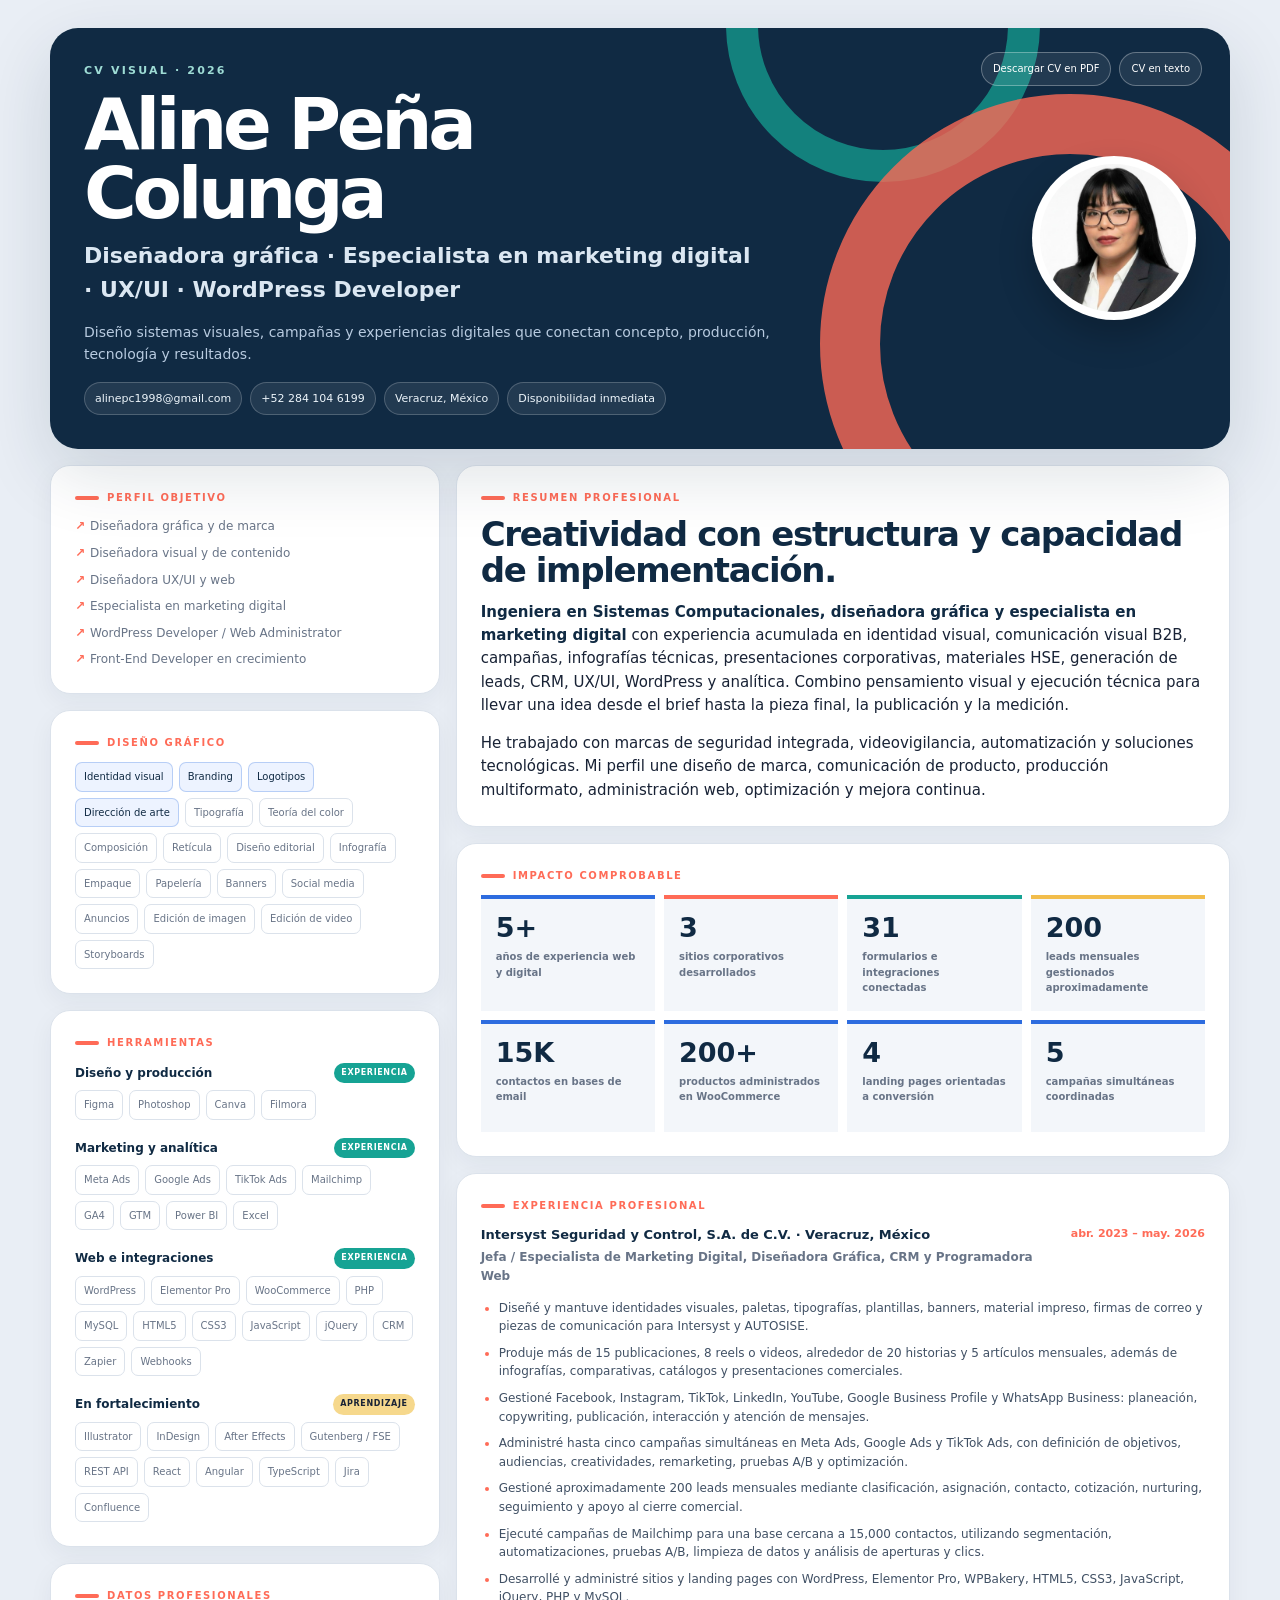
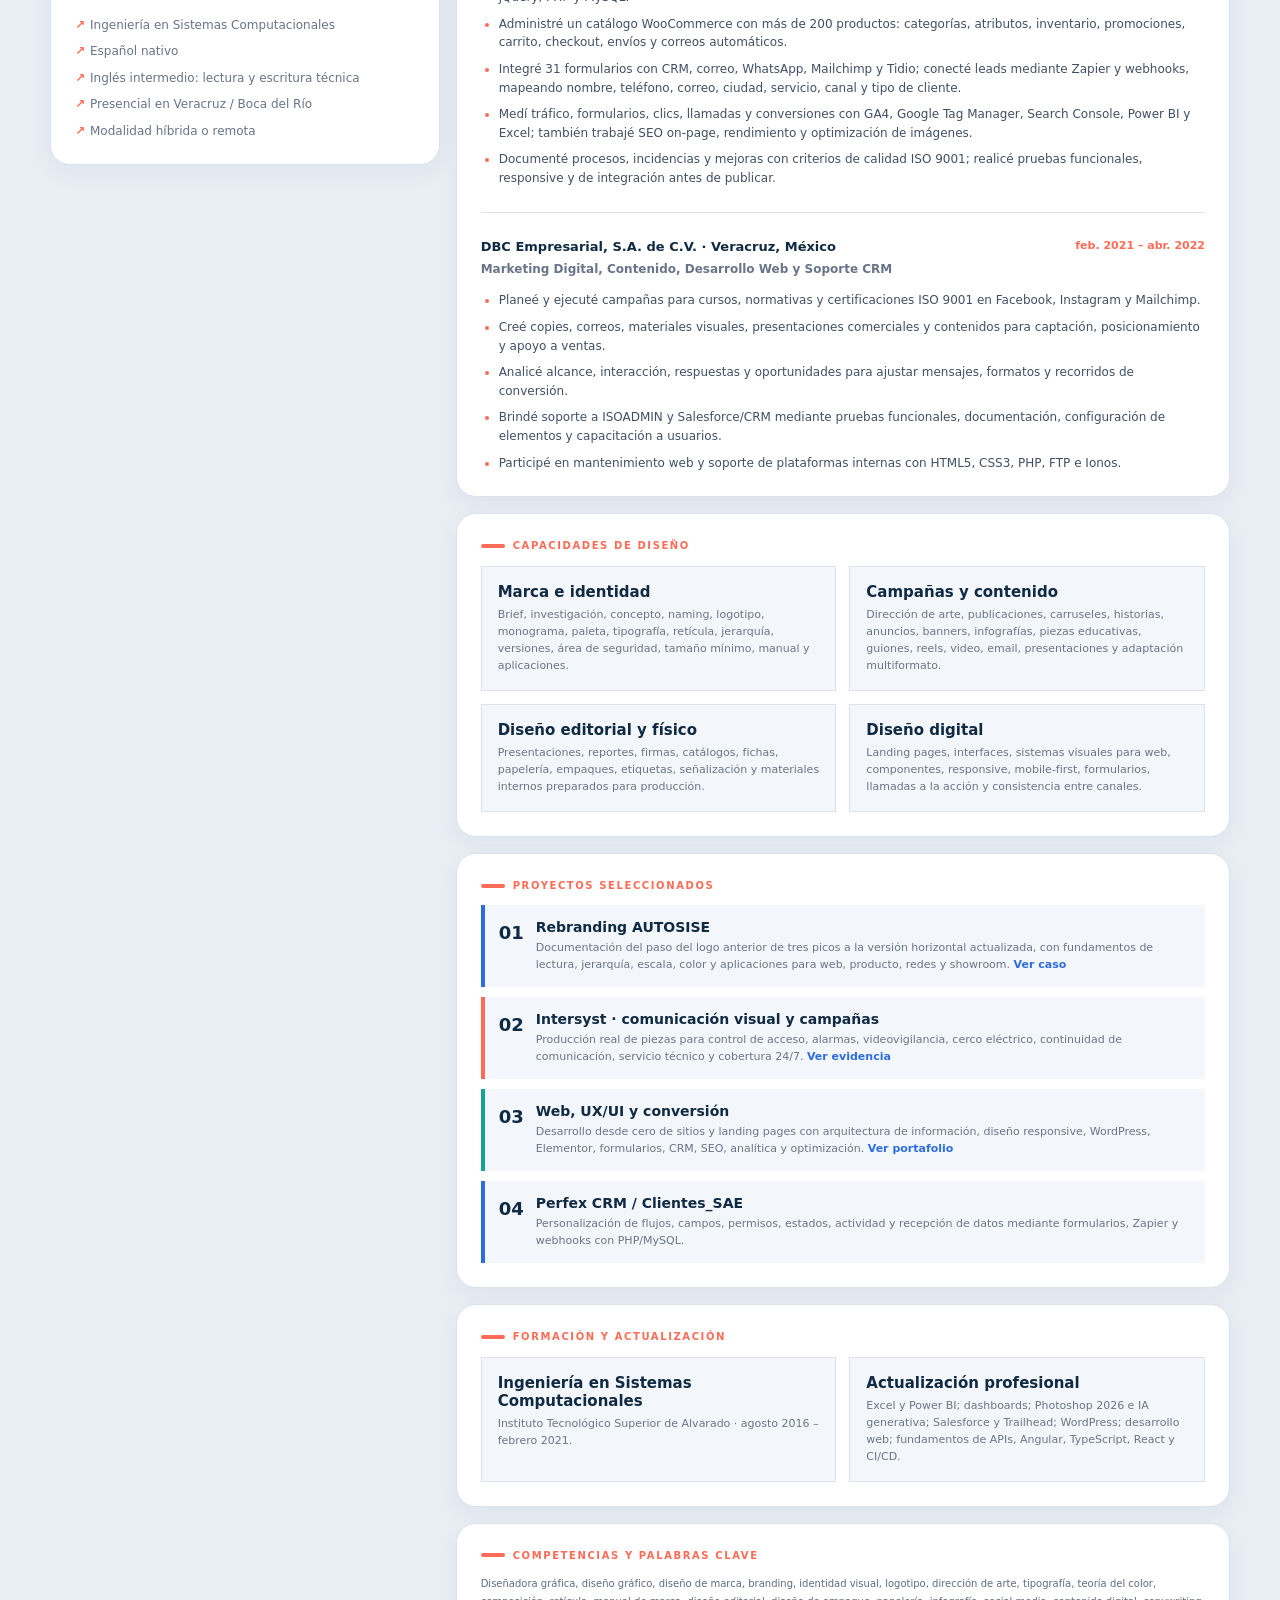
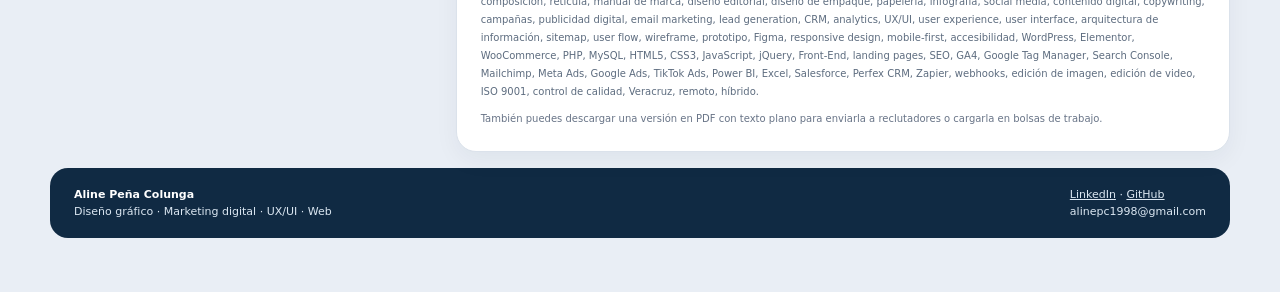
<file: evidence/ats-profile.html>
<!doctype html>
<html lang="es">
  <head>
    <meta charset="UTF-8" />
    <meta name="viewport" content="width=device-width, initial-scale=1" />
    <meta name="description" content="CV visual de Aline Peña Colunga: diseño gráfico, marketing digital, UX/UI, WordPress, PHP, CRM y analítica." />
    <meta name="keywords" content="diseñadora gráfica, diseño de marca, branding, identidad visual, UX/UI, Figma, Photoshop, marketing digital, CRM, WordPress, PHP, HTML5, CSS3, JavaScript, WooCommerce, SEO, GA4, Power BI" />
    <title>Aline Peña Colunga — CV | Diseño gráfico, marketing digital y web</title>
    <style>
      :root {
        --ink: #182235;
        --navy: #102a43;
        --blue: #2d6cdf;
        --coral: #ff6b57;
        --mint: #16a394;
        --yellow: #f2bd4b;
        --muted: #687487;
        --line: #dbe2eb;
        --paper: #ffffff;
        --soft: #f3f6fa;
        --shadow: 0 24px 70px rgba(16, 42, 67, .14);
      }

      * { box-sizing: border-box; }
      html { scroll-behavior: smooth; }
      body { margin: 0; color: var(--ink); background: #e9eef5; font-family: Inter, ui-sans-serif, system-ui, -apple-system, BlinkMacSystemFont, "Segoe UI", sans-serif; line-height: 1.55; }
      a { color: inherit; }
      .cv-shell { width: min(1180px, calc(100% - 34px)); margin: 28px auto 54px; }
      .cv-header { position: relative; display: grid; grid-template-columns: 1fr auto; gap: 28px; align-items: center; overflow: hidden; padding: 34px; border-radius: 28px; color: #fff; background: var(--navy); box-shadow: var(--shadow); }
      .cv-header::after { content: ""; position: absolute; right: -90px; bottom: -145px; width: 380px; height: 380px; border: 60px solid rgba(255, 107, 87, .78); border-radius: 50%; }
      .cv-header::before { content: ""; position: absolute; top: -160px; right: 190px; width: 250px; height: 250px; border: 32px solid rgba(22, 163, 148, .72); border-radius: 50%; }
      .header-copy, .profile-photo, .header-tools { position: relative; z-index: 1; }
      .header-copy { display: grid; gap: 11px; }
      .overline { margin: 0; color: #9edcd5; font-size: 11px; font-weight: 800; letter-spacing: .2em; text-transform: uppercase; }
      h1, h2, h3, p { margin-top: 0; }
      h1 { max-width: 690px; margin-bottom: 0; font-size: clamp(38px, 6vw, 72px); line-height: .96; letter-spacing: -.06em; }
      .role-line { max-width: 680px; margin: 0; color: #dbe7f2; font-size: clamp(16px, 2vw, 22px); font-weight: 700; }
      .header-note { max-width: 690px; margin: 4px 0 0; color: #b8cbe0; font-size: 14px; }
      .contact-row { display: flex; flex-wrap: wrap; gap: 8px; margin-top: 5px; }
      .contact-row a, .contact-row span { padding: 7px 10px; border: 1px solid rgba(255,255,255,.2); border-radius: 999px; color: #edf5fb; background: rgba(255,255,255,.08); font-size: 11px; text-decoration: none; }
      .profile-photo { width: 164px; height: 164px; padding: 7px; border: 1px solid rgba(255,255,255,.5); border-radius: 50%; background: #fff; box-shadow: 0 16px 34px rgba(0,0,0,.22); }
      .profile-photo img { display: block; width: 100%; height: 100%; border-radius: 50%; object-fit: cover; object-position: center 27%; }
      .header-tools { position: absolute; right: 28px; top: 24px; display: flex; gap: 8px; }
      .header-tools a, .header-tools button { border: 1px solid rgba(255,255,255,.3); border-radius: 999px; padding: 8px 11px; color: #fff; background: rgba(255,255,255,.08); font: inherit; font-size: 10px; text-decoration: none; cursor: pointer; }
      .cv-grid { display: grid; grid-template-columns: .78fr 1.55fr; gap: 16px; margin-top: 16px; }
      .sidebar, .main-column { display: grid; align-content: start; gap: 16px; min-width: 0; }
      .card { padding: 24px; border: 1px solid var(--line); border-radius: 20px; background: var(--paper); box-shadow: 0 8px 24px rgba(16,42,67,.05); }
      .section-label { display: flex; align-items: center; gap: 8px; margin-bottom: 12px; color: var(--coral); font-size: 10px; font-weight: 900; letter-spacing: .16em; text-transform: uppercase; }
      .section-label::before { content: ""; width: 24px; height: 4px; border-radius: 99px; background: var(--coral); }
      h2 { margin-bottom: 12px; color: var(--navy); font-size: clamp(24px, 3vw, 34px); line-height: 1.05; letter-spacing: -.04em; }
      h3 { margin-bottom: 5px; color: var(--navy); font-size: 18px; line-height: 1.2; }
      .card p:last-child { margin-bottom: 0; }
      .summary { font-size: 15px; }
      .summary strong { color: var(--navy); }
      .metric-grid { display: grid; grid-template-columns: repeat(4, 1fr); gap: 9px; }
      .metric { min-height: 112px; padding: 15px; border-top: 4px solid var(--blue); background: var(--soft); }
      .metric:nth-child(2) { border-color: var(--coral); }
      .metric:nth-child(3) { border-color: var(--mint); }
      .metric:nth-child(4) { border-color: var(--yellow); }
      .metric strong { display: block; color: var(--navy); font-size: 27px; line-height: 1; }
      .metric span { display: block; margin-top: 8px; color: var(--muted); font-size: 10px; font-weight: 700; }
      .stack-group + .stack-group { margin-top: 18px; }
      .stack-title { display: flex; justify-content: space-between; gap: 10px; align-items: center; margin-bottom: 7px; color: var(--navy); font-size: 12px; font-weight: 850; }
      .status { padding: 4px 7px; border-radius: 99px; color: #fff; background: var(--mint); font-size: 8px; letter-spacing: .08em; text-transform: uppercase; }
      .status.learning { color: var(--ink); background: #f6d88c; }
      .tags { display: flex; flex-wrap: wrap; gap: 6px; }
      .tag { padding: 6px 8px; border: 1px solid var(--line); border-radius: 7px; color: var(--muted); background: #fff; font-size: 10px; }
      .tag.key { border-color: rgba(45,108,223,.28); color: var(--navy); background: #edf3ff; }
      .fact-list { display: grid; gap: 8px; margin: 0; padding: 0; list-style: none; }
      .fact-list li { padding-left: 15px; color: var(--muted); font-size: 12px; }
      .fact-list li::before { content: "↗"; display: inline-block; width: 15px; margin-left: -15px; color: var(--coral); font-weight: 900; }
      .experience + .experience { margin-top: 24px; padding-top: 24px; border-top: 1px solid var(--line); }
      .experience-head { display: flex; justify-content: space-between; gap: 18px; align-items: flex-start; }
      .company { color: var(--navy); font-size: 13px; font-weight: 850; }
      .date { flex: 0 0 auto; color: var(--coral); font-size: 11px; font-weight: 800; text-align: right; }
      .job-title { margin: 3px 0 13px; color: var(--muted); font-size: 12px; font-weight: 700; }
      .bullet-list { display: grid; gap: 8px; margin: 0; padding-left: 18px; color: #405064; font-size: 12px; }
      .bullet-list li::marker { color: var(--coral); }
      .two-column { display: grid; grid-template-columns: 1fr 1fr; gap: 13px; }
      .mini-block { padding: 16px; border: 1px solid var(--line); background: var(--soft); }
      .mini-block h3 { font-size: 15px; }
      .mini-block p { margin-bottom: 0; color: var(--muted); font-size: 11px; }
      .project-list { display: grid; gap: 10px; }
      .project { display: grid; grid-template-columns: auto 1fr; gap: 12px; padding: 14px; border-left: 4px solid var(--blue); background: var(--soft); }
      .project:nth-child(2) { border-color: var(--coral); }
      .project:nth-child(3) { border-color: var(--mint); }
      .project-index { color: var(--navy); font-size: 18px; font-weight: 900; }
      .project h3 { margin-bottom: 3px; font-size: 14px; }
      .project p { margin-bottom: 0; color: var(--muted); font-size: 11px; }
      .project a { color: var(--blue); font-weight: 800; text-decoration: none; }
      .cv-footer { display: flex; justify-content: space-between; gap: 18px; margin-top: 16px; padding: 18px 24px; border-radius: 18px; color: #dbe7f2; background: var(--navy); font-size: 11px; }
      .cv-footer strong { color: #fff; }
      .keyword-bank { color: #5d6c7f; font-size: 10px; line-height: 1.8; }
      .print-note { color: var(--muted); font-size: 10px; }

      @media (max-width: 900px) {
        .cv-header { grid-template-columns: 1fr; padding: 28px; }
        .profile-photo { width: 126px; height: 126px; }
        .header-tools { position: relative; right: auto; top: auto; }
        .cv-grid { grid-template-columns: 1fr; }
        .sidebar { order: 2; }
        .main-column { order: 1; }
      }
      @media (max-width: 600px) {
        .cv-shell { width: min(100% - 20px, 560px); margin-top: 10px; }
        .cv-header, .card { padding: 20px; border-radius: 16px; }
        h1 { font-size: 45px; }
        .metric-grid, .two-column { grid-template-columns: 1fr 1fr; }
        .experience-head { display: grid; gap: 3px; }
        .date { text-align: left; }
        .cv-footer { display: grid; }
      }
      @media print {
        body { background: #fff; }
        .cv-shell { width: 100%; margin: 0; }
        .cv-header, .card, .cv-footer { box-shadow: none; }
        .cv-header { border-radius: 0; }
        .card { break-inside: avoid; }
        .header-tools { display: none; }
        a { text-decoration: none; }
      }
    </style>
  </head>
  <body>
    <div class="cv-shell">
      <header class="cv-header">
        <div class="header-copy">
          <p class="overline">CV visual · 2026</p>
          <h1>Aline Peña Colunga</h1>
          <p class="role-line">Diseñadora gráfica · Especialista en marketing digital · UX/UI · WordPress Developer</p>
          <p class="header-note">Diseño sistemas visuales, campañas y experiencias digitales que conectan concepto, producción, tecnología y resultados.</p>
          <div class="contact-row" aria-label="Datos de contacto">
            <a href="mailto:alinepc1998@gmail.com">alinepc1998@gmail.com</a>
            <a href="tel:+522841046199">+52 284 104 6199</a>
            <span>Veracruz, México</span>
            <span>Disponibilidad inmediata</span>
          </div>
        </div>
        <div class="profile-photo"><img src="../assets/aline-profile-photo.jpg?v=20260820-2" alt="Fotografía profesional de Aline Peña Colunga" /></div>
        <div class="header-tools"><a class="download-button" href="./cv-aline-pena-colunga.pdf" download>Descargar CV en PDF</a><a href="./ats-profile.md">CV en texto</a></div>
      </header>

      <div class="cv-grid">
        <aside class="sidebar">
          <section class="card">
            <p class="section-label">Perfil objetivo</p>
            <ul class="fact-list">
              <li>Diseñadora gráfica y de marca</li>
              <li>Diseñadora visual y de contenido</li>
              <li>Diseñadora UX/UI y web</li>
              <li>Especialista en marketing digital</li>
              <li>WordPress Developer / Web Administrator</li>
              <li>Front-End Developer en crecimiento</li>
            </ul>
          </section>

          <section class="card">
            <p class="section-label">Diseño gráfico</p>
            <div class="tags">
              <span class="tag key">Identidad visual</span><span class="tag key">Branding</span><span class="tag key">Logotipos</span><span class="tag key">Dirección de arte</span><span class="tag">Tipografía</span><span class="tag">Teoría del color</span><span class="tag">Composición</span><span class="tag">Retícula</span><span class="tag">Diseño editorial</span><span class="tag">Infografía</span><span class="tag">Empaque</span><span class="tag">Papelería</span><span class="tag">Banners</span><span class="tag">Social media</span><span class="tag">Anuncios</span><span class="tag">Edición de imagen</span><span class="tag">Edición de video</span><span class="tag">Storyboards</span>
            </div>
          </section>

          <section class="card">
            <p class="section-label">Herramientas</p>
            <div class="stack-group"><div class="stack-title">Diseño y producción <span class="status">Experiencia</span></div><div class="tags"><span class="tag">Figma</span><span class="tag">Photoshop</span><span class="tag">Canva</span><span class="tag">Filmora</span></div></div>
            <div class="stack-group"><div class="stack-title">Marketing y analítica <span class="status">Experiencia</span></div><div class="tags"><span class="tag">Meta Ads</span><span class="tag">Google Ads</span><span class="tag">TikTok Ads</span><span class="tag">Mailchimp</span><span class="tag">GA4</span><span class="tag">GTM</span><span class="tag">Power BI</span><span class="tag">Excel</span></div></div>
            <div class="stack-group"><div class="stack-title">Web e integraciones <span class="status">Experiencia</span></div><div class="tags"><span class="tag">WordPress</span><span class="tag">Elementor Pro</span><span class="tag">WooCommerce</span><span class="tag">PHP</span><span class="tag">MySQL</span><span class="tag">HTML5</span><span class="tag">CSS3</span><span class="tag">JavaScript</span><span class="tag">jQuery</span><span class="tag">CRM</span><span class="tag">Zapier</span><span class="tag">Webhooks</span></div></div>
            <div class="stack-group"><div class="stack-title">En fortalecimiento <span class="status learning">Aprendizaje</span></div><div class="tags"><span class="tag">Illustrator</span><span class="tag">InDesign</span><span class="tag">After Effects</span><span class="tag">Gutenberg / FSE</span><span class="tag">REST API</span><span class="tag">React</span><span class="tag">Angular</span><span class="tag">TypeScript</span><span class="tag">Jira</span><span class="tag">Confluence</span></div></div>
          </section>

          <section class="card">
            <p class="section-label">Datos profesionales</p>
            <ul class="fact-list">
              <li>Ingeniería en Sistemas Computacionales</li>
              <li>Español nativo</li>
              <li>Inglés intermedio: lectura y escritura técnica</li>
              <li>Presencial en Veracruz / Boca del Río</li>
              <li>Modalidad híbrida o remota</li>
            </ul>
          </section>
        </aside>

        <main class="main-column">
          <section class="card summary">
            <p class="section-label">Resumen profesional</p>
            <h2>Creatividad con estructura y capacidad de implementación.</h2>
            <p><strong>Ingeniera en Sistemas Computacionales, diseñadora gráfica y especialista en marketing digital</strong> con experiencia acumulada en identidad visual, comunicación visual B2B, campañas, infografías técnicas, presentaciones corporativas, materiales HSE, generación de leads, CRM, UX/UI, WordPress y analítica. Combino pensamiento visual y ejecución técnica para llevar una idea desde el brief hasta la pieza final, la publicación y la medición.</p>
            <p>He trabajado con marcas de seguridad integrada, videovigilancia, automatización y soluciones tecnológicas. Mi perfil une diseño de marca, comunicación de producto, producción multiformato, administración web, optimización y mejora continua.</p>
          </section>

          <section class="card">
            <p class="section-label">Impacto comprobable</p>
            <div class="metric-grid">
              <div class="metric"><strong>5+</strong><span>años de experiencia web y digital</span></div>
              <div class="metric"><strong>3</strong><span>sitios corporativos desarrollados</span></div>
              <div class="metric"><strong>31</strong><span>formularios e integraciones conectadas</span></div>
              <div class="metric"><strong>200</strong><span>leads mensuales gestionados aproximadamente</span></div>
              <div class="metric"><strong>15K</strong><span>contactos en bases de email</span></div>
              <div class="metric"><strong>200+</strong><span>productos administrados en WooCommerce</span></div>
              <div class="metric"><strong>4</strong><span>landing pages orientadas a conversión</span></div>
              <div class="metric"><strong>5</strong><span>campañas simultáneas coordinadas</span></div>
            </div>
          </section>

          <section class="card">
            <p class="section-label">Experiencia profesional</p>
            <article class="experience">
              <div class="experience-head"><div><div class="company">Intersyst Seguridad y Control, S.A. de C.V. · Veracruz, México</div><div class="job-title">Jefa / Especialista de Marketing Digital, Diseñadora Gráfica, CRM y Programadora Web</div></div><div class="date">abr. 2023 – may. 2026</div></div>
              <ul class="bullet-list">
                <li>Diseñé y mantuve identidades visuales, paletas, tipografías, plantillas, banners, material impreso, firmas de correo y piezas de comunicación para Intersyst y AUTOSISE.</li>
                <li>Produje más de 15 publicaciones, 8 reels o videos, alrededor de 20 historias y 5 artículos mensuales, además de infografías, comparativas, catálogos y presentaciones comerciales.</li>
                <li>Gestioné Facebook, Instagram, TikTok, LinkedIn, YouTube, Google Business Profile y WhatsApp Business: planeación, copywriting, publicación, interacción y atención de mensajes.</li>
                <li>Administré hasta cinco campañas simultáneas en Meta Ads, Google Ads y TikTok Ads, con definición de objetivos, audiencias, creatividades, remarketing, pruebas A/B y optimización.</li>
                <li>Gestioné aproximadamente 200 leads mensuales mediante clasificación, asignación, contacto, cotización, nurturing, seguimiento y apoyo al cierre comercial.</li>
                <li>Ejecuté campañas de Mailchimp para una base cercana a 15,000 contactos, utilizando segmentación, automatizaciones, pruebas A/B, limpieza de datos y análisis de aperturas y clics.</li>
                <li>Desarrollé y administré sitios y landing pages con WordPress, Elementor Pro, WPBakery, HTML5, CSS3, JavaScript, jQuery, PHP y MySQL.</li>
                <li>Administré un catálogo WooCommerce con más de 200 productos: categorías, atributos, inventario, promociones, carrito, checkout, envíos y correos automáticos.</li>
                <li>Integré 31 formularios con CRM, correo, WhatsApp, Mailchimp y Tidio; conecté leads mediante Zapier y webhooks, mapeando nombre, teléfono, correo, ciudad, servicio, canal y tipo de cliente.</li>
                <li>Medí tráfico, formularios, clics, llamadas y conversiones con GA4, Google Tag Manager, Search Console, Power BI y Excel; también trabajé SEO on-page, rendimiento y optimización de imágenes.</li>
                <li>Documenté procesos, incidencias y mejoras con criterios de calidad ISO 9001; realicé pruebas funcionales, responsive y de integración antes de publicar.</li>
              </ul>
            </article>
            <article class="experience">
              <div class="experience-head"><div><div class="company">DBC Empresarial, S.A. de C.V. · Veracruz, México</div><div class="job-title">Marketing Digital, Contenido, Desarrollo Web y Soporte CRM</div></div><div class="date">feb. 2021 – abr. 2022</div></div>
              <ul class="bullet-list">
                <li>Planeé y ejecuté campañas para cursos, normativas y certificaciones ISO 9001 en Facebook, Instagram y Mailchimp.</li>
                <li>Creé copies, correos, materiales visuales, presentaciones comerciales y contenidos para captación, posicionamiento y apoyo a ventas.</li>
                <li>Analicé alcance, interacción, respuestas y oportunidades para ajustar mensajes, formatos y recorridos de conversión.</li>
                <li>Brindé soporte a ISOADMIN y Salesforce/CRM mediante pruebas funcionales, documentación, configuración de elementos y capacitación a usuarios.</li>
                <li>Participé en mantenimiento web y soporte de plataformas internas con HTML5, CSS3, PHP, FTP e Ionos.</li>
              </ul>
            </article>
          </section>

          <section class="card">
            <p class="section-label">Capacidades de diseño</p>
            <div class="two-column">
              <div class="mini-block"><h3>Marca e identidad</h3><p>Brief, investigación, concepto, naming, logotipo, monograma, paleta, tipografía, retícula, jerarquía, versiones, área de seguridad, tamaño mínimo, manual y aplicaciones.</p></div>
              <div class="mini-block"><h3>Campañas y contenido</h3><p>Dirección de arte, publicaciones, carruseles, historias, anuncios, banners, infografías, piezas educativas, guiones, reels, video, email, presentaciones y adaptación multiformato.</p></div>
              <div class="mini-block"><h3>Diseño editorial y físico</h3><p>Presentaciones, reportes, firmas, catálogos, fichas, papelería, empaques, etiquetas, señalización y materiales internos preparados para producción.</p></div>
              <div class="mini-block"><h3>Diseño digital</h3><p>Landing pages, interfaces, sistemas visuales para web, componentes, responsive, mobile-first, formularios, llamadas a la acción y consistencia entre canales.</p></div>
            </div>
          </section>

          <section class="card">
            <p class="section-label">Proyectos seleccionados</p>
            <div class="project-list">
              <article class="project"><div class="project-index">01</div><div><h3>Rebranding AUTOSISE</h3><p>Documentación del paso del logo anterior de tres picos a la versión horizontal actualizada, con fundamentos de lectura, jerarquía, escala, color y aplicaciones para web, producto, redes y showroom. <a href="../index.html#professional-work">Ver caso</a></p></div></article>
              <article class="project"><div class="project-index">02</div><div><h3>Intersyst · comunicación visual y campañas</h3><p>Producción real de piezas para control de acceso, alarmas, videovigilancia, cerco eléctrico, continuidad de comunicación, servicio técnico y cobertura 24/7. <a href="../index.html#professional-work">Ver evidencia</a></p></div></article>
              <article class="project"><div class="project-index">03</div><div><h3>Web, UX/UI y conversión</h3><p>Desarrollo desde cero de sitios y landing pages con arquitectura de información, diseño responsive, WordPress, Elementor, formularios, CRM, SEO, analítica y optimización. <a href="../index.html#gallery">Ver portafolio</a></p></div></article>
              <article class="project"><div class="project-index">04</div><div><h3>Perfex CRM / Clientes_SAE</h3><p>Personalización de flujos, campos, permisos, estados, actividad y recepción de datos mediante formularios, Zapier y webhooks con PHP/MySQL.</p></div></article>
            </div>
          </section>

          <section class="card">
            <p class="section-label">Formación y actualización</p>
            <div class="two-column">
              <div class="mini-block"><h3>Ingeniería en Sistemas Computacionales</h3><p>Instituto Tecnológico Superior de Alvarado · agosto 2016 – febrero 2021.</p></div>
              <div class="mini-block"><h3>Actualización profesional</h3><p>Excel y Power BI; dashboards; Photoshop 2026 e IA generativa; Salesforce y Trailhead; WordPress; desarrollo web; fundamentos de APIs, Angular, TypeScript, React y CI/CD.</p></div>
            </div>
          </section>

          <section class="card">
            <p class="section-label">Competencias y palabras clave</p>
            <p class="keyword-bank">Diseñadora gráfica, diseño gráfico, diseño de marca, branding, identidad visual, logotipo, dirección de arte, tipografía, teoría del color, composición, retícula, manual de marca, diseño editorial, diseño de empaque, papelería, infografía, social media, contenido digital, copywriting, campañas, publicidad digital, email marketing, lead generation, CRM, analytics, UX/UI, user experience, user interface, arquitectura de información, sitemap, user flow, wireframe, prototipo, Figma, responsive design, mobile-first, accesibilidad, WordPress, Elementor, WooCommerce, PHP, MySQL, HTML5, CSS3, JavaScript, jQuery, Front-End, landing pages, SEO, GA4, Google Tag Manager, Search Console, Mailchimp, Meta Ads, Google Ads, TikTok Ads, Power BI, Excel, Salesforce, Perfex CRM, Zapier, webhooks, edición de imagen, edición de video, ISO 9001, control de calidad, Veracruz, remoto, híbrido.</p>
            <p class="print-note">También puedes descargar una versión en PDF con texto plano para enviarla a reclutadores o cargarla en bolsas de trabajo.</p>
          </section>
        </main>
      </div>

      <footer class="cv-footer"><div><strong>Aline Peña Colunga</strong><br />Diseño gráfico · Marketing digital · UX/UI · Web</div><div><a href="https://www.linkedin.com/in/aline-pe%C3%B1a-162713195/">LinkedIn</a> · <a href="https://github.com/AlinePC9128/marketing-design-studio">GitHub</a><br />alinepc1998@gmail.com</div></footer>
    </div>
  </body>
</html>
</file>
